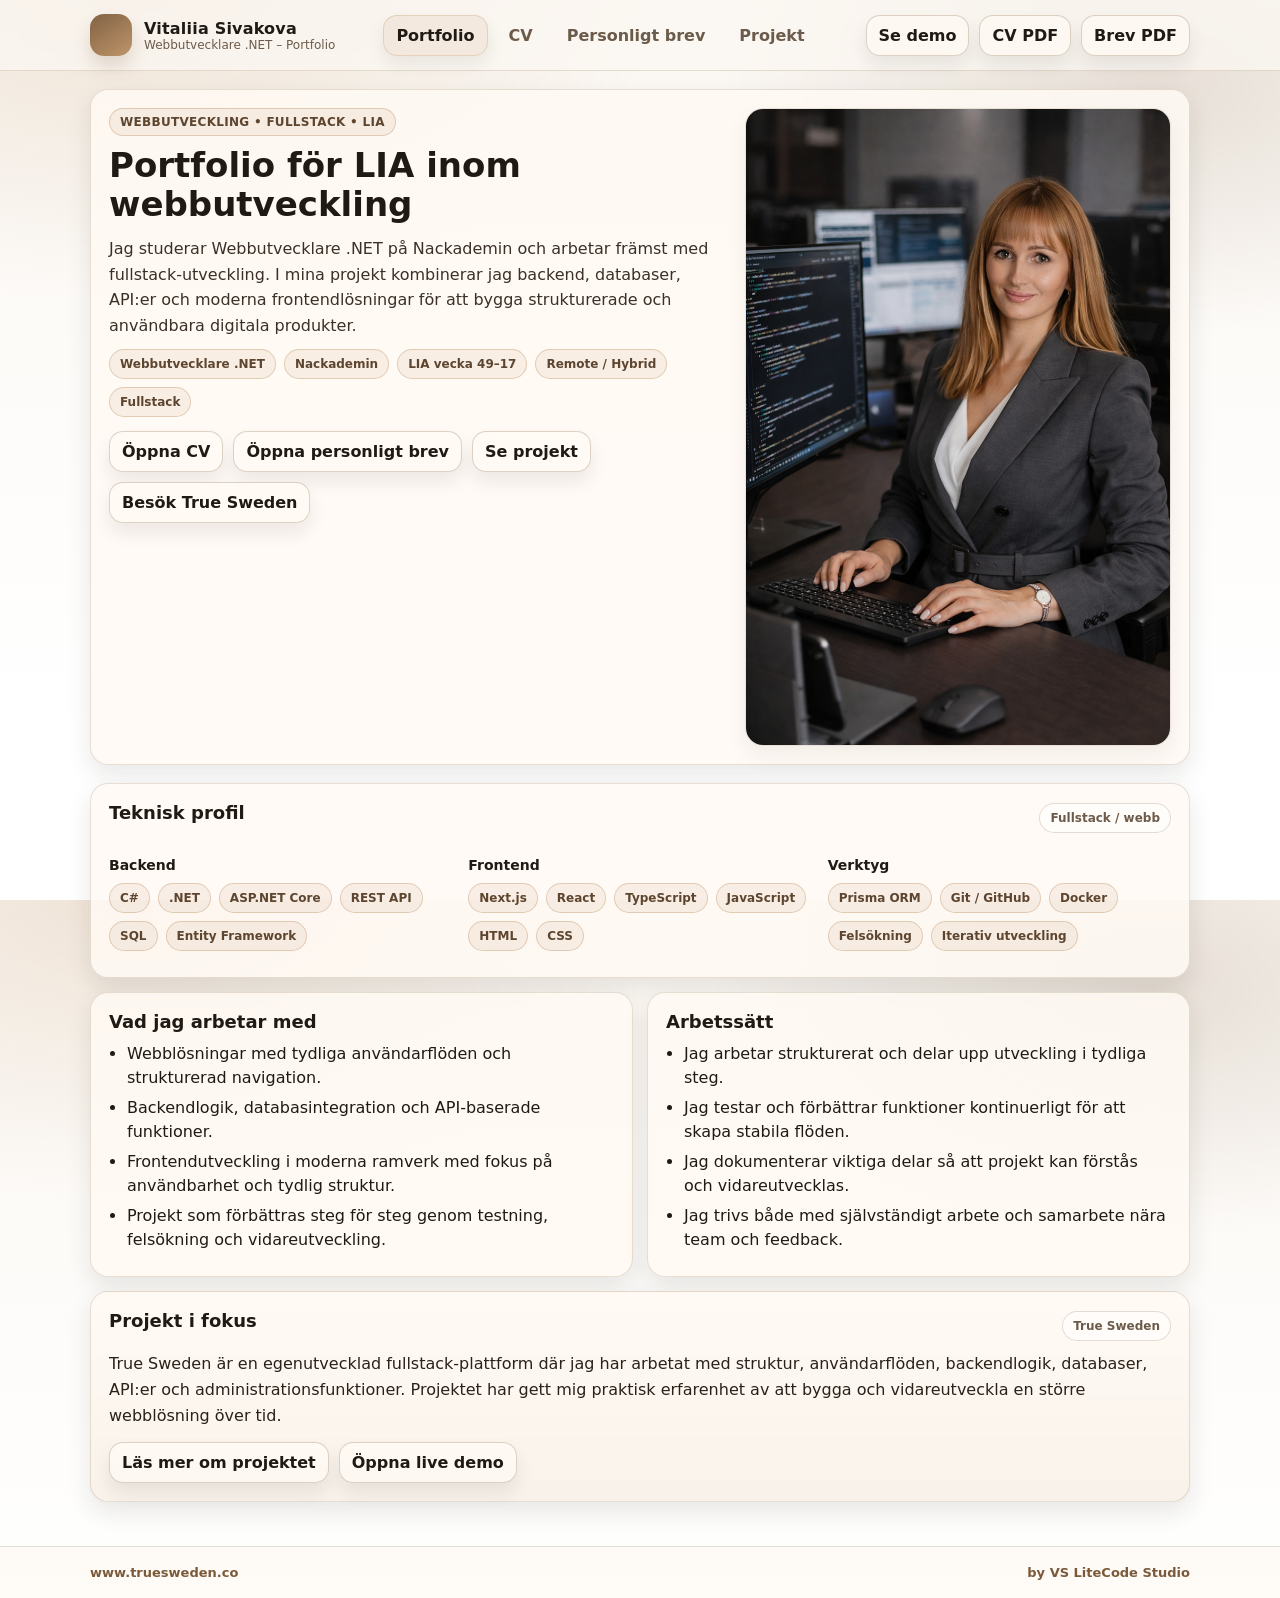
<file: index.html>
<!doctype html>
<html lang="sv">
<head>
  <meta charset="utf-8" />
  <meta name="viewport" content="width=device-width,initial-scale=1" />
  <title>Portfolio – Vitaliia Sivakova</title>
  <link rel="stylesheet" href="css/styles.css" />
  <meta name="theme-color" content="#7a5a3a" />
</head>
<body>
  <header class="topbar">
    <div class="container topbar__inner">
      <div class="brand">
        <div class="brand__mark" aria-hidden="true"></div>
        <div class="brand__text">
          <div class="brand__title">Vitaliia Sivakova</div>
          <div class="brand__subtitle">Webbutvecklare .NET – Portfolio</div>
        </div>
      </div>
      <nav class="tabs" aria-label="Sidor">
        <a class="tab tab--active" href="./index.html" aria-current="page">Portfolio</a>
        <a class="tab" href="./html/cv.html">CV</a>
        <a class="tab" href="./html/personligt-brev.html">Personligt brev</a>
        <a class="tab" href="./html/projects.html">Projekt</a>
      </nav>
      <div class="actions">
        <a class="btn btn--ghost" href="https://www.truesweden.co" target="_blank" rel="noreferrer">Se demo</a>
        <a class="btn btn--ghost" href="./pdf/cv-vitaliia-sivakova.pdf" target="_blank" rel="noreferrer">CV PDF</a>
        <a class="btn btn--ghost" href="./pdf/personligt-brev-quartal-vitaliia-sivakova.pdf" target="_blank" rel="noreferrer">Brev PDF</a>
      </div>
    </div>
  </header>

  <main class="container page">
    <section class="card portfolioHero">
      <div class="portfolioHero__copy">
        <div class="eyebrow">Webbutveckling • Fullstack • LIA</div>
        <h1>Portfolio för LIA inom webbutveckling</h1>
        <p class="lede">
          Jag studerar Webbutvecklare .NET på Nackademin och arbetar främst med fullstack-utveckling.
          I mina projekt kombinerar jag backend, databaser, API:er och moderna frontendlösningar för att bygga
          strukturerade och användbara digitala produkter.
        </p>
        <div class="pillRow">
          <span class="pill">Webbutvecklare .NET</span>
          <span class="pill">Nackademin</span>
          <span class="pill">LIA vecka 49–17</span>
          <span class="pill">Remote / Hybrid</span>
          <span class="pill">Fullstack</span>
        </div>
        <div class="ctaRow">
          <a class="btn" href="./html/cv.html">Öppna CV</a>
          <a class="btn" href="./html/personligt-brev.html">Öppna personligt brev</a>
          <a class="btn" href="./html/projects.html">Se projekt</a>
          <a class="btn" href="https://www.truesweden.co" target="_blank" rel="noreferrer">Besök True Sweden</a>
        </div>
      </div>
      <div class="portfolioHero__panel">
        <div class="heroPhotoCard">
          <img src="assets/profile.jpg" alt="Profilfoto på Vitaliia Sivakova" />
        </div>
      </div>
    </section>

    <section class="grid">
      <section class="card span2">
        <div class="sectionTitleWrap">
          <h2>Teknisk profil</h2>
          <span class="sectionBadge">Fullstack / webb</span>
        </div>
        <div class="threeCols">
          <div>
            <h3>Backend</h3>
            <div class="pillRow">
              <span class="pill">C#</span>
              <span class="pill">.NET</span>
              <span class="pill">ASP.NET Core</span>
              <span class="pill">REST API</span>
              <span class="pill">SQL</span>
              <span class="pill">Entity Framework</span>
            </div>
          </div>
          <div>
            <h3>Frontend</h3>
            <div class="pillRow">
              <span class="pill">Next.js</span>
              <span class="pill">React</span>
              <span class="pill">TypeScript</span>
              <span class="pill">JavaScript</span>
              <span class="pill">HTML</span>
              <span class="pill">CSS</span>
            </div>
          </div>
          <div>
            <h3>Verktyg</h3>
            <div class="pillRow">
              <span class="pill">Prisma ORM</span>
              <span class="pill">Git / GitHub</span>
              <span class="pill">Docker</span>
              <span class="pill">Felsökning</span>
              <span class="pill">Iterativ utveckling</span>
            </div>
          </div>
        </div>
      </section>

      <section class="card">
        <h2>Vad jag arbetar med</h2>
        <ul class="bullets">
          <li>Webblösningar med tydliga användarflöden och strukturerad navigation.</li>
          <li>Backendlogik, databasintegration och API-baserade funktioner.</li>
          <li>Frontendutveckling i moderna ramverk med fokus på användbarhet och tydlig struktur.</li>
          <li>Projekt som förbättras steg för steg genom testning, felsökning och vidareutveckling.</li>
        </ul>
      </section>

      <section class="card">
        <h2>Arbetssätt</h2>
        <ul class="bullets">
          <li>Jag arbetar strukturerat och delar upp utveckling i tydliga steg.</li>
          <li>Jag testar och förbättrar funktioner kontinuerligt för att skapa stabila flöden.</li>
          <li>Jag dokumenterar viktiga delar så att projekt kan förstås och vidareutvecklas.</li>
          <li>Jag trivs både med självständigt arbete och samarbete nära team och feedback.</li>
        </ul>
      </section>

      <section class="card span2 spotlightCard">
        <div class="sectionTitleWrap">
          <h2>Projekt i fokus</h2>
          <span class="sectionBadge">True Sweden</span>
        </div>
        <p>
          True Sweden är en egenutvecklad fullstack-plattform där jag har arbetat med struktur, användarflöden,
          backendlogik, databaser, API:er och administrationsfunktioner. Projektet har gett mig praktisk erfarenhet
          av att bygga och vidareutveckla en större webblösning över tid.
        </p>
        <div class="ctaRow">
          <a class="btn" href="./html/projects.html">Läs mer om projektet</a>
          <a class="btn" href="https://www.truesweden.co" target="_blank" rel="noreferrer">Öppna live demo</a>
        </div>
      </section>
    </section>
  </main>

  <footer class="footer">
    <div class="container footer__inner">
      <span><a href="https://www.truesweden.co" target="_blank" rel="noreferrer">www.truesweden.co</a></span>
      <a href="https://bondarenkovita35-afk.github.io/vs-litecode-studio/" target="_blank" rel="noopener noreferrer">
        by <strong>VS LiteCode Studio</strong>
      </a>
    </div>
  </footer>
</body>
</html>
</file>
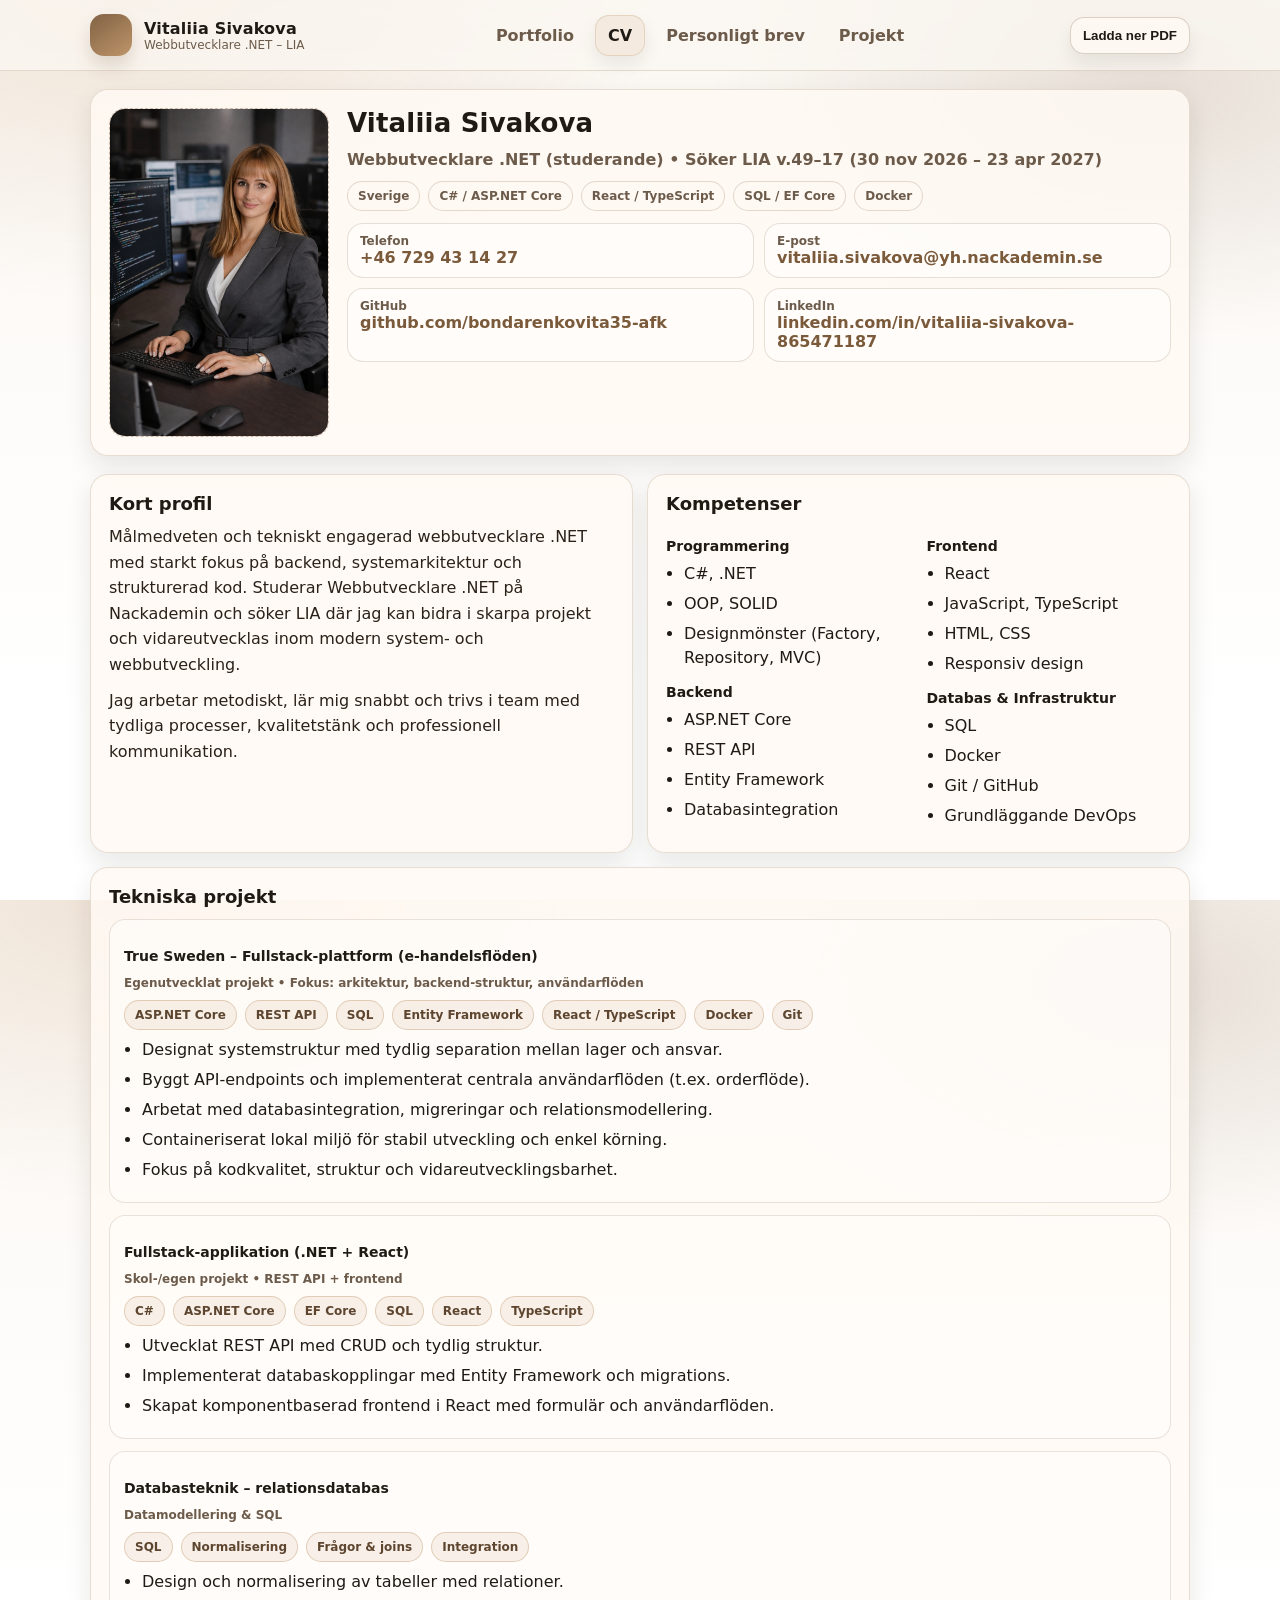
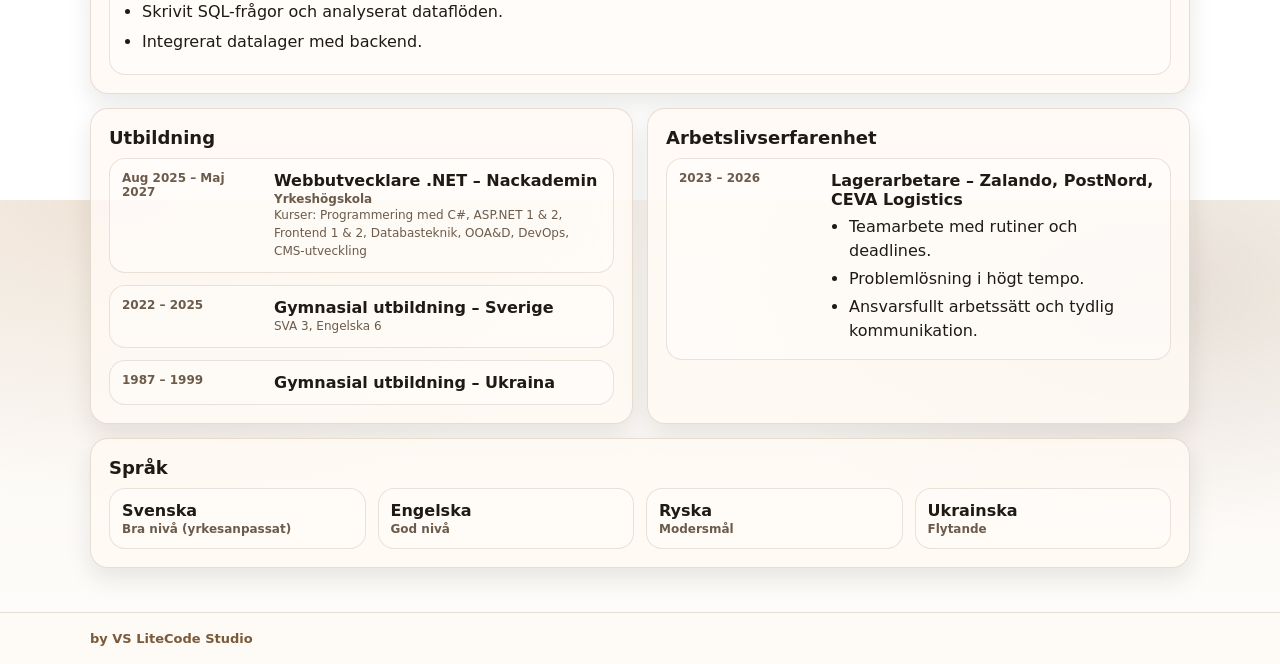
<file: html/cv.html>
<!doctype html>
<html lang="sv">

<head>
  <meta charset="utf-8" />
  <meta name="viewport" content="width=device-width,initial-scale=1" />
  <title>CV – Vitaliia Sivakova</title>
  <link rel="stylesheet" href="../css/styles.css" />
  <meta name="theme-color" content="#7a5a3a" />
</head>

<body>
  <header class="topbar">
    <div class="container topbar__inner">
      <div class="brand">
        <div class="brand__mark" aria-hidden="true"></div>
        <div class="brand__text">
          <div class="brand__title">Vitaliia Sivakova</div>
          <div class="brand__subtitle">Webbutvecklare .NET – LIA</div>
        </div>
      </div>

      <nav class="tabs" aria-label="Sidor">
        <a class="tab" href="../index.html">Portfolio</a>
        <a class="tab tab--active" href="./cv.html" aria-current="page">CV</a>
        <a class="tab" href="./personligt-brev.html">Personligt brev</a>
        <a class="tab" href="./projects.html">Projekt</a>
      </nav>

      <div class="actions">
        <button class="btn btn--ghost" id="btnOpenPdf" data-pdf="../pdf/cv-vitaliia-sivakova.pdf" type="button"
          title="Öppna PDF-versionen av CV">
          Ladda ner PDF
        </button>
      </div>
    </div>
  </header>

  <main class="container page">
    <section class="card hero">
      <div class="hero__photo">
        <!-- Replace the image path with your own photo in /assets -->
        <img src="../assets/profile.jpg" alt="Profilfoto"
          onerror="this.style.display='none'; this.parentElement.classList.add('hero__photo--placeholder');" />
        <div class="photoPlaceholder">
          <div class="photoPlaceholder__text"></div>
        </div>
      </div>

      <div class="hero__content">
        <div class="hero__name">Vitaliia Sivakova</div>
        <div class="hero__role">Webbutvecklare .NET (studerande) • Söker LIA v.49–17 (30 nov 2026 – 23 apr 2027)</div>

        <div class="chips" aria-label="Snabb info">
          <span class="chip">Sverige</span>
          <span class="chip">C# / ASP.NET Core</span>
          <span class="chip">React / TypeScript</span>
          <span class="chip">SQL / EF Core</span>
          <span class="chip">Docker</span>
        </div>

        <div class="contactGrid">
          <div class="contactItem">
            <div class="contactItem__label">Telefon</div>
            <a class="contactItem__value" href="tel:+46729431427">+46 729 43 14 27</a>
          </div>
          <div class="contactItem">
            <div class="contactItem__label">E-post</div>
            <a class="contactItem__value"
              href="mailto:vitaliia.sivakova@yh.nackademin.se">vitaliia.sivakova@yh.nackademin.se</a>
          </div>
          <div class="contactItem">
            <div class="contactItem__label">GitHub</div>
            <a class="contactItem__value" href="https://github.com/bondarenkovita35-afk" target="_blank"
              rel="noreferrer">github.com/bondarenkovita35-afk</a>
          </div>
          <div class="contactItem">
            <div class="contactItem__label">LinkedIn</div>
            <a class="contactItem__value" href="https://www.linkedin.com/in/vitaliia-sivakova-865471187" target="_blank"
              rel="noreferrer">linkedin.com/in/vitaliia-sivakova-865471187</a>
          </div>
        </div>
      </div>
    </section>

    <section class="grid">
      <section class="card">
        <h2>Kort profil</h2>
        <p>
          Målmedveten och tekniskt engagerad webbutvecklare .NET med starkt fokus på backend, systemarkitektur och
          strukturerad kod.
          Studerar Webbutvecklare .NET på Nackademin och söker LIA där jag kan bidra i skarpa projekt och
          vidareutvecklas inom modern system- och webbutveckling.
        </p>
        <p>
          Jag arbetar metodiskt, lär mig snabbt och trivs i team med tydliga processer, kvalitetstänk och professionell
          kommunikation.
        </p>
      </section>

      <section class="card">
        <h2>Kompetenser</h2>
        <div class="twoCols">
          <div>
            <h3>Programmering</h3>
            <ul>
              <li>C#, .NET</li>
              <li>OOP, SOLID</li>
              <li>Designmönster (Factory, Repository, MVC)</li>
            </ul>

            <h3>Backend</h3>
            <ul>
              <li>ASP.NET Core</li>
              <li>REST API</li>
              <li>Entity Framework</li>
              <li>Databasintegration</li>
            </ul>
          </div>

          <div>
            <h3>Frontend</h3>
            <ul>
              <li>React</li>
              <li>JavaScript, TypeScript</li>
              <li>HTML, CSS</li>
              <li>Responsiv design</li>
            </ul>

            <h3>Databas & Infrastruktur</h3>
            <ul>
              <li>SQL</li>
              <li>Docker</li>
              <li>Git / GitHub</li>
              <li>Grundläggande DevOps</li>
            </ul>
          </div>
        </div>
      </section>

      <section class="card span2">
        <h2>Tekniska projekt</h2>

        <div class="project">
          <div class="project__head">
            <h3>True Sweden – Fullstack-plattform (e-handelsflöden)</h3>
            <div class="project__meta">Egenutvecklat projekt • Fokus: arkitektur, backend-struktur, användarflöden</div>
          </div>
          <div class="project__body">
            <div class="pillRow" aria-label="Tekniker">
              <span class="pill">ASP.NET Core</span>
              <span class="pill">REST API</span>
              <span class="pill">SQL</span>
              <span class="pill">Entity Framework</span>
              <span class="pill">React / TypeScript</span>
              <span class="pill">Docker</span>
              <span class="pill">Git</span>
            </div>
            <ul class="bullets">
              <li>Designat systemstruktur med tydlig separation mellan lager och ansvar.</li>
              <li>Byggt API-endpoints och implementerat centrala användarflöden (t.ex. orderflöde).</li>
              <li>Arbetat med databasintegration, migreringar och relationsmodellering.</li>
              <li>Containeriserat lokal miljö för stabil utveckling och enkel körning.</li>
              <li>Fokus på kodkvalitet, struktur och vidareutvecklingsbarhet.</li>
            </ul>
          </div>
        </div>

        <div class="project">
          <div class="project__head">
            <h3>Fullstack-applikation (.NET + React)</h3>
            <div class="project__meta">Skol-/egen projekt • REST API + frontend</div>
          </div>
          <div class="project__body">
            <div class="pillRow">
              <span class="pill">C#</span>
              <span class="pill">ASP.NET Core</span>
              <span class="pill">EF Core</span>
              <span class="pill">SQL</span>
              <span class="pill">React</span>
              <span class="pill">TypeScript</span>
            </div>
            <ul class="bullets">
              <li>Utvecklat REST API med CRUD och tydlig struktur.</li>
              <li>Implementerat databaskopplingar med Entity Framework och migrations.</li>
              <li>Skapat komponentbaserad frontend i React med formulär och användarflöden.</li>
            </ul>
          </div>
        </div>

        <div class="project">
          <div class="project__head">
            <h3>Databasteknik – relationsdatabas</h3>
            <div class="project__meta">Datamodellering & SQL</div>
          </div>
          <div class="project__body">
            <div class="pillRow">
              <span class="pill">SQL</span>
              <span class="pill">Normalisering</span>
              <span class="pill">Frågor & joins</span>
              <span class="pill">Integration</span>
            </div>
            <ul class="bullets">
              <li>Design och normalisering av tabeller med relationer.</li>
              <li>Skrivit SQL-frågor och analyserat dataflöden.</li>
              <li>Integrerat datalager med backend.</li>
            </ul>
          </div>
        </div>
      </section>

      <section class="card">
        <h2>Utbildning</h2>
        <div class="timeline">
          <div class="timeline__item">
            <div class="timeline__when">Aug 2025 – Maj 2027</div>
            <div class="timeline__what">
              <div class="timeline__title">Webbutvecklare .NET – Nackademin</div>
              <div class="timeline__sub">Yrkeshögskola</div>
              <div class="small">
                Kurser: Programmering med C#, ASP.NET 1 & 2, Frontend 1 & 2, Databasteknik, OOA&D, DevOps,
                CMS-utveckling
              </div>
            </div>
          </div>

          <div class="timeline__item">
            <div class="timeline__when">2022 – 2025</div>
            <div class="timeline__what">
              <div class="timeline__title">Gymnasial utbildning – Sverige</div>
              <div class="small">SVA 3, Engelska 6</div>
            </div>
          </div>

          <div class="timeline__item">
            <div class="timeline__when">1987 – 1999</div>
            <div class="timeline__what">
              <div class="timeline__title">Gymnasial utbildning – Ukraina</div>
            </div>
          </div>
        </div>
      </section>

      <section class="card">
        <h2>Arbetslivserfarenhet</h2>
        <div class="timeline">
          <div class="timeline__item">
            <div class="timeline__when">2023 – 2026</div>
            <div class="timeline__what">
              <div class="timeline__title">Lagerarbetare – Zalando, PostNord, CEVA Logistics</div>
              <ul class="bullets bullets--tight">
                <li>Teamarbete med rutiner och deadlines.</li>
                <li>Problemlösning i högt tempo.</li>
                <li>Ansvarsfullt arbetssätt och tydlig kommunikation.</li>
              </ul>
            </div>
          </div>
        </div>
      </section>

      <section class="card span2">
        <h2>Språk</h2>
        <div class="langGrid">
          <div class="lang">
            <div class="lang__name">Svenska</div>
            <div class="lang__level">Bra nivå (yrkesanpassat)</div>
          </div>
          <div class="lang">
            <div class="lang__name">Engelska</div>
            <div class="lang__level">God nivå</div>
          </div>
          <div class="lang">
            <div class="lang__name">Ryska</div>
            <div class="lang__level">Modersmål</div>
          </div>
          <div class="lang">
            <div class="lang__name">Ukrainska</div>
            <div class="lang__level">Flytande</div>
          </div>
        </div>
      </section>
    </section>
  </main>

  <footer class="footer">
    <div class="container footer__inner">
      <a href="https://bondarenkovita35-afk.github.io/vs-litecode-studio/" target="_blank" rel="noopener noreferrer">
        by <strong>VS LiteCode Studio</strong>
      </a>
    </div>
  </footer>
  <script src="../js/app.js"></script>
</body>

</html>
</file>
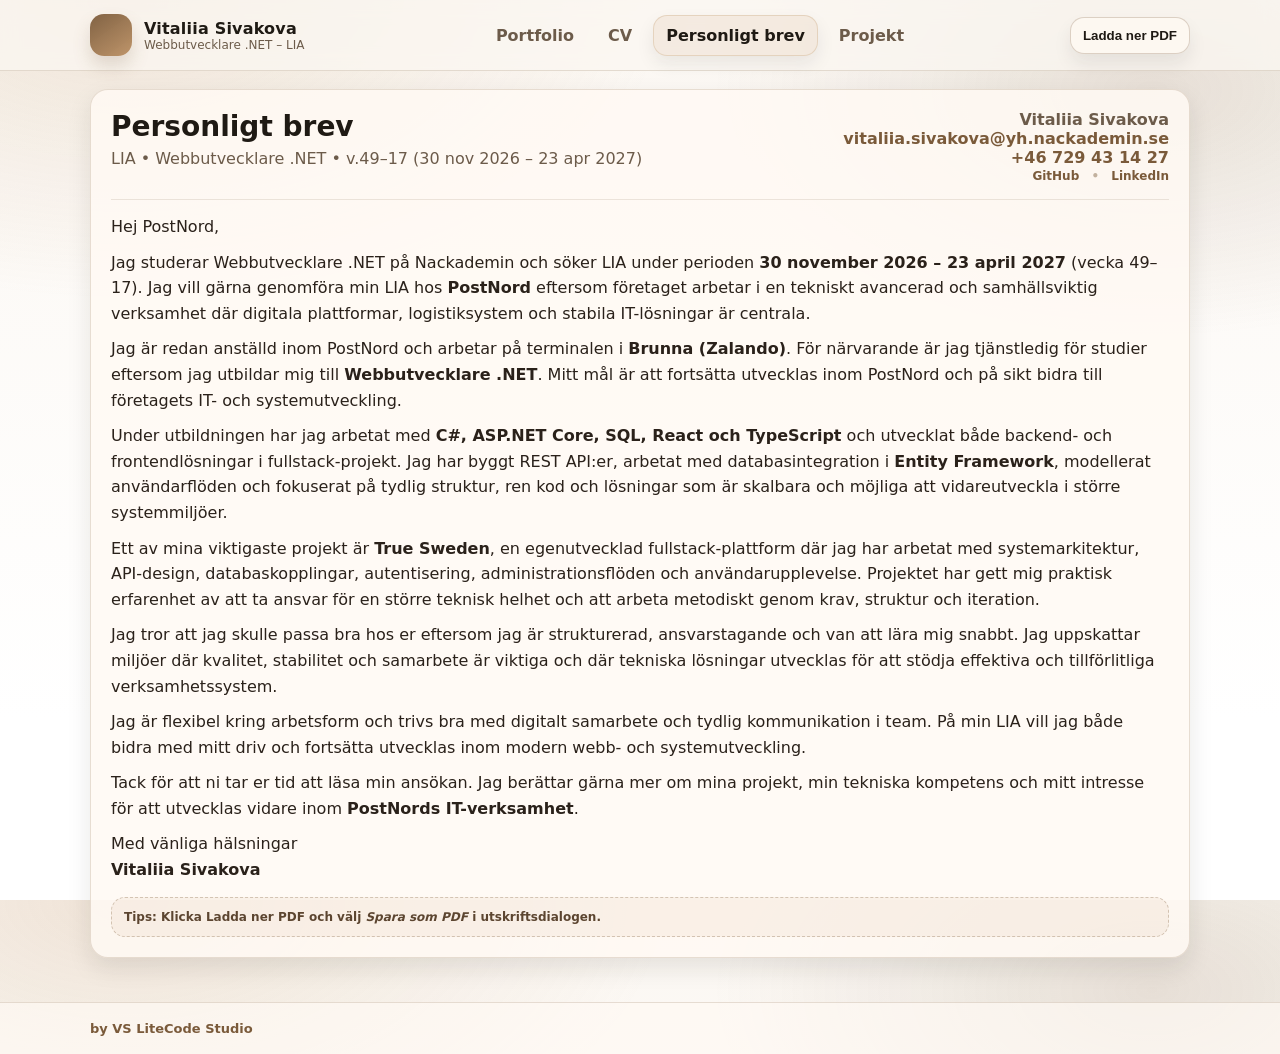
<file: html/personligt-brev.html>
<!doctype html>
<html lang="sv">

<head>
  <meta charset="utf-8" />
  <meta name="viewport" content="width=device-width,initial-scale=1" />
  <title>Personligt brev – Vitaliia Sivakova</title>
  <link rel="stylesheet" href="../css/styles.css" />
  <meta name="theme-color" content="#7a5a3a" />
</head>

<body>
  <header class="topbar">
    <div class="container topbar__inner">
      <div class="brand">
        <div class="brand__mark" aria-hidden="true"></div>
        <div class="brand__text">
          <div class="brand__title">Vitaliia Sivakova</div>
          <div class="brand__subtitle">Webbutvecklare .NET – LIA</div>
        </div>
      </div>

      <nav class="tabs" aria-label="Sidor">
        <a class="tab" href="../index.html">Portfolio</a>
        <a class="tab" href="./cv.html">CV</a>
        <a class="tab tab--active" href="./personligt-brev.html" aria-current="page">Personligt brev</a>
        <a class="tab" href="./projects.html">Projekt</a>
      </nav>

      <div class="actions">
        <button class="btn btn--ghost" id="btnOpenPdf" data-pdf="../pdf/personligt-brev-postnord-vitaliia-sivakova.pdf"
          type="button" title="Öppna PDF-versionen av personligt brev">
          Ladda ner PDF
        </button>
      </div>

    </div>
  </header>

  <main class="container page">
    <section class="card letter">
      <div class="letter__head">
        <div>
          <h1>Personligt brev</h1>
          <div class="muted">LIA • Webbutvecklare .NET • v.49–17 (30 nov 2026 – 23 apr 2027)</div>
        </div>

        <div class="letter__contact">
          <div><strong>Vitaliia Sivakova</strong></div>
          <div><a href="mailto:vitaliia.sivakova@yh.nackademin.se">vitaliia.sivakova@yh.nackademin.se</a></div>
          <div><a href="tel:+46729431427">+46 729 43 14 27</a></div>

          <div class="small">
            <a href="https://github.com/bondarenkovita35-afk" target="_blank" rel="noreferrer">GitHub</a>
            <span class="dot">•</span>
            <a href="https://www.linkedin.com/in/vitaliia-sivakova-865471187" target="_blank" rel="noreferrer">
              LinkedIn
            </a>
          </div>
        </div>
      </div>


      <div class="letter__body">

        <p>Hej PostNord,</p>

        <p>
          Jag studerar Webbutvecklare .NET på Nackademin och söker LIA under perioden
          <strong>30 november 2026 – 23 april 2027</strong> (vecka 49–17).
          Jag vill gärna genomföra min LIA hos <strong>PostNord</strong> eftersom företaget
          arbetar i en tekniskt avancerad och samhällsviktig verksamhet där digitala
          plattformar, logistiksystem och stabila IT-lösningar är centrala.
        </p>

        <p>
          Jag är redan anställd inom PostNord och arbetar på terminalen i
          <strong>Brunna (Zalando)</strong>. För närvarande är jag tjänstledig
          för studier eftersom jag utbildar mig till <strong>Webbutvecklare .NET</strong>.
          Mitt mål är att fortsätta utvecklas inom PostNord och på sikt bidra till
          företagets IT- och systemutveckling.
        </p>

        <p>
          Under utbildningen har jag arbetat med
          <strong>C#, ASP.NET Core, SQL, React och TypeScript</strong>
          och utvecklat både backend- och frontendlösningar i fullstack-projekt.
          Jag har byggt REST API:er, arbetat med databasintegration i
          <strong>Entity Framework</strong>, modellerat användarflöden
          och fokuserat på tydlig struktur, ren kod och lösningar som är
          skalbara och möjliga att vidareutveckla i större systemmiljöer.
        </p>

        <p>
          Ett av mina viktigaste projekt är <strong>True Sweden</strong>,
          en egenutvecklad fullstack-plattform där jag har arbetat med
          systemarkitektur, API-design, databaskopplingar, autentisering,
          administrationsflöden och användarupplevelse. Projektet har gett
          mig praktisk erfarenhet av att ta ansvar för en större teknisk
          helhet och att arbeta metodiskt genom krav, struktur och iteration.
        </p>

        <p>
          Jag tror att jag skulle passa bra hos er eftersom jag är strukturerad,
          ansvarstagande och van att lära mig snabbt. Jag uppskattar miljöer där
          kvalitet, stabilitet och samarbete är viktiga och där tekniska lösningar
          utvecklas för att stödja effektiva och tillförlitliga verksamhetssystem.
        </p>

        <p>
          Jag är flexibel kring arbetsform och trivs bra med digitalt samarbete
          och tydlig kommunikation i team. På min LIA vill jag både bidra med
          mitt driv och fortsätta utvecklas inom modern webb- och systemutveckling.
        </p>

        <p>
          Tack för att ni tar er tid att läsa min ansökan. Jag berättar gärna mer
          om mina projekt, min tekniska kompetens och mitt intresse för att
          utvecklas vidare inom <strong>PostNords IT-verksamhet</strong>.
        </p>

        <p>
          Med vänliga hälsningar<br>
          <strong>Vitaliia Sivakova</strong>
        </p>

      </div>


      <div class="printHint">
        Tips: Klicka <strong>Ladda ner PDF</strong> och välj
        <em>Spara som PDF</em> i utskriftsdialogen.
      </div>

    </section>
  </main>


  <footer class="footer">
    <div class="container footer__inner">
      <a href="https://bondarenkovita35-afk.github.io/vs-litecode-studio/" target="_blank" rel="noopener noreferrer">
        by <strong>VS LiteCode Studio</strong>
      </a>
    </div>
  </footer>

  <script src="../js/app.js"></script>

</body>

</html>
</file>
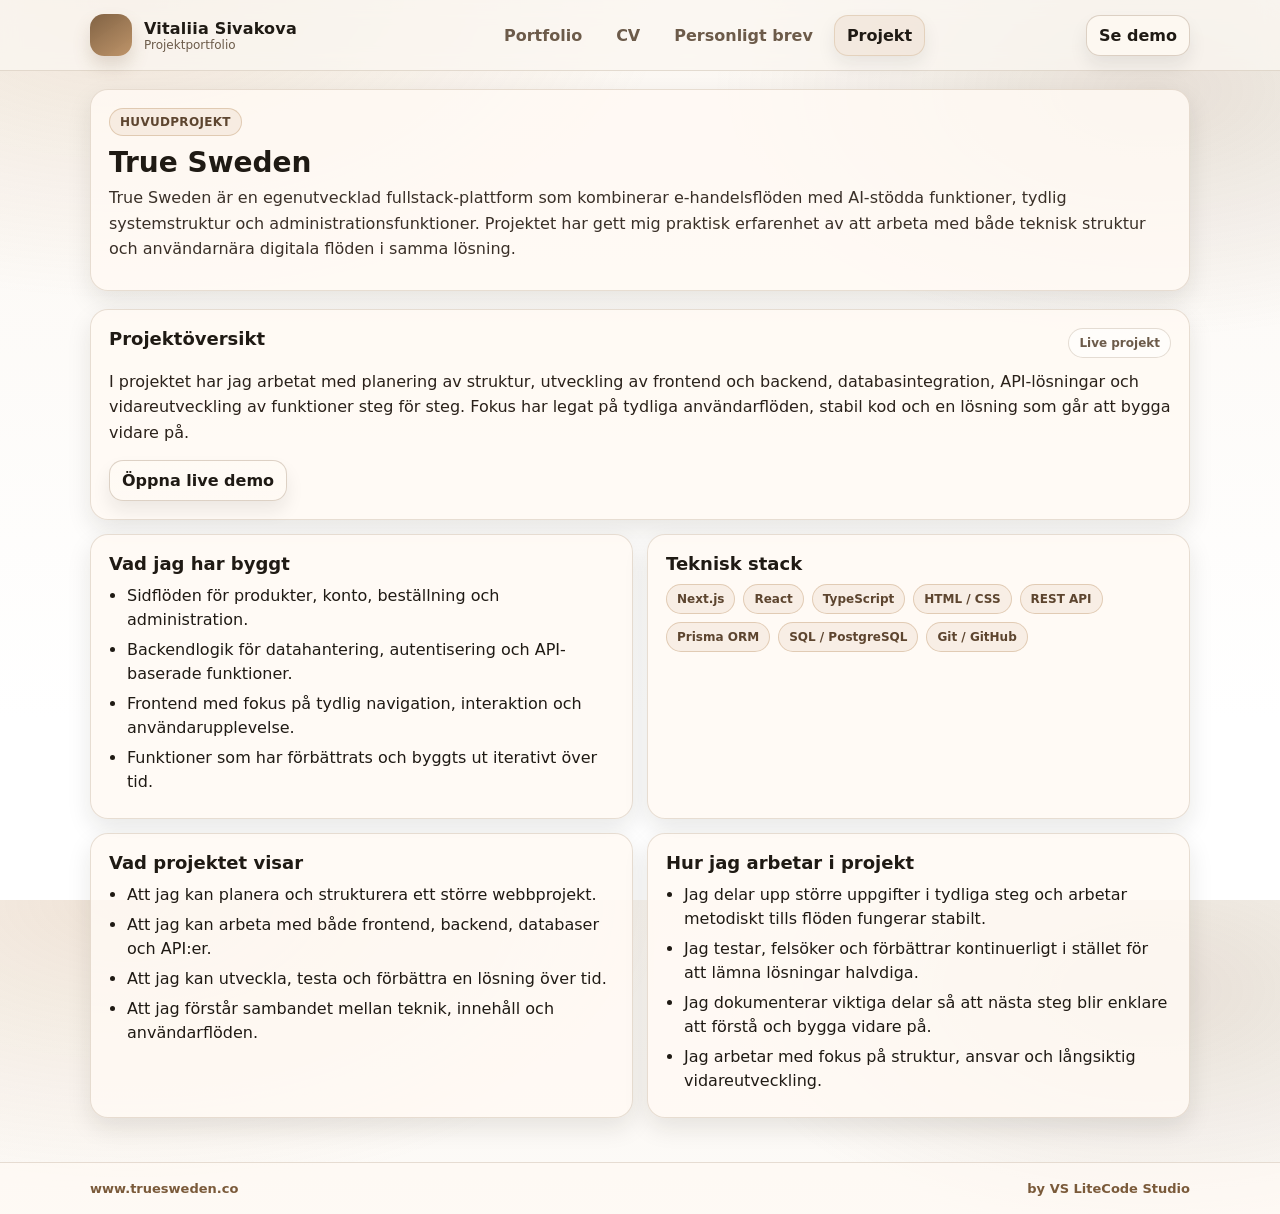
<file: html/projects.html>
<!doctype html>
<html lang="sv">
<head>
  <meta charset="utf-8" />
  <meta name="viewport" content="width=device-width,initial-scale=1" />
  <title>Projekt – Vitaliia Sivakova</title>
  <link rel="stylesheet" href="../css/styles.css" />
  <meta name="theme-color" content="#7a5a3a" />
</head>
<body>
  <header class="topbar">
    <div class="container topbar__inner">
      <div class="brand">
        <div class="brand__mark" aria-hidden="true"></div>
        <div class="brand__text">
          <div class="brand__title">Vitaliia Sivakova</div>
          <div class="brand__subtitle">Projektportfolio</div>
        </div>
      </div>
      <nav class="tabs" aria-label="Sidor">
        <a class="tab" href="../index.html">Portfolio</a>
        <a class="tab" href="./cv.html">CV</a>
        <a class="tab" href="./personligt-brev.html">Personligt brev</a>
        <a class="tab tab--active" href="./projects.html" aria-current="page">Projekt</a>
      </nav>
      <div class="actions">
        <a class="btn btn--ghost" href="https://www.truesweden.co" target="_blank" rel="noreferrer">Se demo</a>
      </div>
    </div>
  </header>

  <main class="container page">
    <section class="card introBanner">
      <div>
        <div class="eyebrow">Huvudprojekt</div>
        <h1>True Sweden</h1>
        <p class="lede">
          True Sweden är en egenutvecklad fullstack-plattform som kombinerar e-handelsflöden med AI-stödda funktioner,
          tydlig systemstruktur och administrationsfunktioner. Projektet har gett mig praktisk erfarenhet av att arbeta
          med både teknisk struktur och användarnära digitala flöden i samma lösning.
        </p>
      </div>
    </section>

    <section class="grid">
      <section class="card span2">
        <div class="sectionTitleWrap">
          <h2>Projektöversikt</h2>
          <span class="sectionBadge">Live projekt</span>
        </div>
        <p>
          I projektet har jag arbetat med planering av struktur, utveckling av frontend och backend,
          databasintegration, API-lösningar och vidareutveckling av funktioner steg för steg.
          Fokus har legat på tydliga användarflöden, stabil kod och en lösning som går att bygga vidare på.
        </p>
        <div class="ctaRow">
          <a class="btn" href="https://www.truesweden.co" target="_blank" rel="noreferrer">Öppna live demo</a>
        </div>
      </section>

      <section class="card">
        <h2>Vad jag har byggt</h2>
        <ul class="bullets">
          <li>Sidflöden för produkter, konto, beställning och administration.</li>
          <li>Backendlogik för datahantering, autentisering och API-baserade funktioner.</li>
          <li>Frontend med fokus på tydlig navigation, interaktion och användarupplevelse.</li>
          <li>Funktioner som har förbättrats och byggts ut iterativt över tid.</li>
        </ul>
      </section>

      <section class="card">
        <h2>Teknisk stack</h2>
        <div class="pillRow">
          <span class="pill">Next.js</span>
          <span class="pill">React</span>
          <span class="pill">TypeScript</span>
          <span class="pill">HTML / CSS</span>
          <span class="pill">REST API</span>
          <span class="pill">Prisma ORM</span>
          <span class="pill">SQL / PostgreSQL</span>
          <span class="pill">Git / GitHub</span>
        </div>
      </section>

      <section class="card">
        <h2>Vad projektet visar</h2>
        <ul class="bullets">
          <li>Att jag kan planera och strukturera ett större webbprojekt.</li>
          <li>Att jag kan arbeta med både frontend, backend, databaser och API:er.</li>
          <li>Att jag kan utveckla, testa och förbättra en lösning över tid.</li>
          <li>Att jag förstår sambandet mellan teknik, innehåll och användarflöden.</li>
        </ul>
      </section>

      <section class="card">
        <h2>Hur jag arbetar i projekt</h2>
        <ul class="bullets">
          <li>Jag delar upp större uppgifter i tydliga steg och arbetar metodiskt tills flöden fungerar stabilt.</li>
          <li>Jag testar, felsöker och förbättrar kontinuerligt i stället för att lämna lösningar halvdiga.</li>
          <li>Jag dokumenterar viktiga delar så att nästa steg blir enklare att förstå och bygga vidare på.</li>
          <li>Jag arbetar med fokus på struktur, ansvar och långsiktig vidareutveckling.</li>
        </ul>
      </section>
    </section>
  </main>

  <footer class="footer">
    <div class="container footer__inner">
      <span><a href="https://www.truesweden.co" target="_blank" rel="noreferrer">www.truesweden.co</a></span>
      <a href="https://bondarenkovita35-afk.github.io/vs-litecode-studio/" target="_blank" rel="noopener noreferrer">
        by <strong>VS LiteCode Studio</strong>
      </a>
    </div>
  </footer>
</body>
</html>
</file>
<file: css/styles.css>
/* VS LiteCode Studio – LIA CV (brown/beige UI) */
:root{
  --bg: #fbf7f2;
  --panel: #fffaf4;
  --ink: #1f1a14;
  --muted: #6c5b4a;
  --line: rgba(122, 90, 58, .18);
  --accent: #7a5a3a;
  --accent2:#b88a5b;
  --shadow: 0 10px 25px rgba(31,26,20,.10);
  --radius: 18px;
}

*{ box-sizing: border-box; }
html,body{ height:100%; }
body{
  margin:0;
  font-family: ui-sans-serif, system-ui, -apple-system, Segoe UI, Roboto, Helvetica, Arial, "Apple Color Emoji","Segoe UI Emoji";
  color: var(--ink);
  background:
    radial-gradient(900px 500px at 10% 0%, rgba(184,138,91,.18), transparent 60%),
    radial-gradient(800px 450px at 90% 10%, rgba(122,90,58,.16), transparent 55%),
    linear-gradient(180deg, var(--bg), #ffffff 80%);
}

a{ color: var(--accent); text-decoration: none; }
a:hover{ text-decoration: underline; }
.container{ width:min(1100px, calc(100% - 32px)); margin:0 auto; }

.topbar{
  position: sticky;
  top: 0;
  z-index: 20;
  backdrop-filter: blur(10px);
  background: rgba(251,247,242,.75);
  border-bottom: 1px solid var(--line);
}
.topbar__inner{
  display:flex;
  gap:16px;
  align-items:center;
  justify-content:space-between;
  padding: 14px 0;
}

.brand{ display:flex; gap:12px; align-items:center; min-width: 240px;}
.brand__mark{
  width: 42px; height: 42px; border-radius: 14px;
  background: linear-gradient(145deg, rgba(122,90,58,.95), rgba(184,138,91,.90));
  box-shadow: 0 10px 18px rgba(122,90,58,.20);
}
.brand__title{ font-weight: 750; letter-spacing:.2px; }
.brand__subtitle{ font-size: 12px; color: var(--muted); }

.tabs{ display:flex; gap:8px; align-items:center; }
.tab{
  padding: 10px 12px;
  border-radius: 14px;
  border: 1px solid transparent;
  color: var(--muted);
  background: transparent;
  font-weight: 600;
}
.tab--active{
  color: var(--ink);
  background: rgba(184,138,91,.12);
  border-color: rgba(184,138,91,.25);
  box-shadow: 0 8px 18px rgba(31,26,20,.08);
}

.actions{ display:flex; align-items:center; gap:10px; }
.btn{
  border: 1px solid rgba(122,90,58,.25);
  background: linear-gradient(180deg, rgba(255,250,244,.9), rgba(255,250,244,.6));
  color: var(--ink);
  padding: 10px 12px;
  border-radius: 14px;
  cursor: pointer;
  font-weight: 700;
  box-shadow: 0 10px 18px rgba(31,26,20,.08);
}
.btn:hover{ transform: translateY(-1px); }
.btn:active{ transform: translateY(0); }
.btn--ghost{
  background: rgba(255,250,244,.65);
}

.page{ padding: 18px 0 44px; }

.card{
  background: rgba(255,250,244,.86);
  border: 1px solid var(--line);
  border-radius: var(--radius);
  box-shadow: var(--shadow);
  padding: 18px;
}

.hero{
  display:grid;
  grid-template-columns: 220px 1fr;
  gap: 18px;
  align-items: stretch;
}
.hero__photo{
  border-radius: 16px;
  border: 1px dashed rgba(122,90,58,.35);
  background: linear-gradient(180deg, rgba(184,138,91,.10), rgba(122,90,58,.06));
  overflow:hidden;
  position: relative;
  min-height: 220px;
}
.hero__photo img{
  width:100%; height:100%;
  object-fit: cover;
  display:block;
}
.hero__photo--placeholder img{ display:none; }
.photoPlaceholder{
  position:absolute; inset:0;
  display:flex; flex-direction:column; align-items:center; justify-content:center;
  gap:10px;
  padding: 16px;
  text-align:center;
  color: var(--muted);
}
.photoPlaceholder__circle{
  width:72px; height:72px;
  border-radius: 999px;
  border: 1px solid rgba(122,90,58,.25);
  background: rgba(255,250,244,.6);
  box-shadow: 0 12px 22px rgba(31,26,20,.08);
}
.photoPlaceholder__text{ font-size: 12px; }

.hero__content{ display:flex; flex-direction:column; gap:12px; }
.hero__name{ font-size: 26px; font-weight: 820; letter-spacing:.2px; }
.hero__role{ color: var(--muted); font-weight: 600; }

.chips{ display:flex; flex-wrap:wrap; gap:8px; }
.chip{
  padding: 7px 10px;
  border-radius: 999px;
  border: 1px solid rgba(122,90,58,.22);
  background: rgba(255,250,244,.70);
  font-size: 12px;
  font-weight: 700;
  color: var(--muted);
}

.contactGrid{
  display:grid;
  grid-template-columns: repeat(2, minmax(0,1fr));
  gap: 10px;
}
.contactItem{
  padding: 10px 12px;
  border-radius: 16px;
  border: 1px solid rgba(122,90,58,.18);
  background: rgba(255,255,255,.45);
}
.contactItem__label{ font-size: 12px; color: var(--muted); font-weight: 700; }
.contactItem__value{ font-weight: 750; }

.grid{
  margin-top: 18px;
  display:grid;
  grid-template-columns: repeat(2, minmax(0,1fr));
  gap: 14px;
}
.span2{ grid-column: 1 / -1; }

h1{ margin:0 0 6px; font-size: 28px; }
h2{ margin:0 0 10px; font-size: 18px; }
h3{ margin: 14px 0 8px; font-size: 14px; color: var(--ink); }
p{ margin: 0 0 10px; color: #2a211a; line-height: 1.6; }
ul{ margin: 0; padding-left: 18px; }
li{ margin: 6px 0; line-height: 1.5; }

.twoCols{
  display:grid;
  grid-template-columns: repeat(2, minmax(0,1fr));
  gap: 16px;
}
.small{ font-size: 12px; color: var(--muted); line-height: 1.5; }
.muted{ color: var(--muted); }

.project{
  border: 1px solid rgba(122,90,58,.16);
  border-radius: 16px;
  padding: 14px;
  background: rgba(255,255,255,.40);
  margin-top: 12px;
}
.project__head{ display:flex; flex-direction:column; gap:4px; }
.project__meta{ color: var(--muted); font-weight: 650; font-size: 12px; }
.pillRow{ display:flex; flex-wrap:wrap; gap:8px; margin: 10px 0 8px; }
.pill{
  font-size: 12px;
  padding: 7px 10px;
  border-radius: 999px;
  border: 1px solid rgba(184,138,91,.35);
  background: rgba(184,138,91,.10);
  color: #5d452f;
  font-weight: 750;
}

.bullets{ margin-top: 6px; }
.bullets--tight li{ margin: 4px 0; }

.timeline{ display:flex; flex-direction:column; gap: 12px; }
.timeline__item{
  display:grid;
  grid-template-columns: 140px 1fr;
  gap: 12px;
  padding: 12px;
  border-radius: 16px;
  border: 1px solid rgba(122,90,58,.16);
  background: rgba(255,255,255,.38);
}
.timeline__when{ color: var(--muted); font-weight: 800; font-size: 12px; }
.timeline__title{ font-weight: 820; }
.timeline__sub{ color: var(--muted); font-weight: 700; font-size: 12px; margin-top: 2px; }

.langGrid{
  display:grid;
  grid-template-columns: repeat(4, minmax(0,1fr));
  gap: 12px;
}
.lang{
  padding: 12px;
  border-radius: 16px;
  border: 1px solid rgba(122,90,58,.16);
  background: rgba(255,255,255,.38);
}
.lang__name{ font-weight: 820; }
.lang__level{ color: var(--muted); font-weight: 650; font-size: 12px; margin-top: 2px; }

.footer{
  border-top: 1px solid var(--line);
  background: rgba(255,250,244,.70);
  padding: 18px 0;
}
.footer__inner{
  display:flex;
  justify-content:space-between;
  align-items:center;
  gap: 12px;
  color: var(--muted);
  font-weight: 650;
  font-size: 13px;
}
.footer a{ font-weight: 750; }

.letter{ padding: 20px; }
.letter__head{
  display:flex;
  justify-content:space-between;
  gap: 14px;
  flex-wrap: wrap;
  border-bottom: 1px solid rgba(122,90,58,.14);
  padding-bottom: 14px;
  margin-bottom: 14px;
}
.letter__contact{
  text-align:right;
  color: var(--muted);
  font-weight: 650;
}
.dot{ padding: 0 8px; color: rgba(122,90,58,.45); }
.printHint{
  margin-top: 14px;
  padding: 12px;
  border-radius: 14px;
  border: 1px dashed rgba(122,90,58,.30);
  background: rgba(184,138,91,.08);
  color: #5c4530;
  font-size: 12px;
  font-weight: 650;
}

/* Responsive */
@media (max-width: 900px){
  .hero{ grid-template-columns: 180px 1fr; }
  .langGrid{ grid-template-columns: repeat(2, minmax(0,1fr)); }
}
@media (max-width: 720px){
  .topbar__inner{ flex-wrap:wrap; justify-content: center; }
  .brand{ width:100%; justify-content:center; }
  .tabs{ width:100%; justify-content:center; }
  .actions{ width:100%; justify-content:center; }
  .hero{ grid-template-columns: 1fr; }
  .contactGrid{ grid-template-columns: 1fr; }
  .grid{ grid-template-columns: 1fr; }
  .span2{ grid-column: auto; }
  .twoCols{ grid-template-columns: 1fr; }
  .timeline__item{ grid-template-columns: 1fr; }
  .letter__contact{ text-align:left; }
  .footer__inner{ flex-direction:column; align-items:flex-start; }
}

/* Print / PDF */
@media print{
  .topbar, .footer, .actions, .tabs{ display:none !important; }
  body{ background: #fff; }
  .container{ width: 100%; margin:0; }
  .page{ padding:0; }
  .card{ box-shadow:none; border: none; background:#fff; padding: 0; }
  .hero{ border-bottom: 1px solid #ddd; padding-bottom: 10px; margin-bottom: 10px; }
  a{ color:#000; text-decoration:none; }
  .printHint{ display:none; }
}


.eyebrow{
  display:inline-block;
  margin-bottom:10px;
  padding:6px 10px;
  border-radius:999px;
  border:1px solid rgba(184,138,91,.35);
  background: rgba(184,138,91,.10);
  color:#5d452f;
  font-size:12px;
  font-weight:800;
  letter-spacing:.3px;
  text-transform:uppercase;
}
.lede{ font-size:16px; color:#3a3028; }
.portfolioHero{
  display:grid;
  grid-template-columns: 1.3fr .9fr;
  gap:20px;
  align-items:start;
}
.portfolioHero__copy h1{ font-size:34px; line-height:1.15; margin-bottom:12px; }
.portfolioHero__panel{ display:grid; gap:14px; }
.heroPhotoCard, .summaryCard, .miniCard{
  background: rgba(255,255,255,.42);
  border: 1px solid rgba(122,90,58,.16);
  border-radius: 18px;
  box-shadow: 0 10px 22px rgba(31,26,20,.06);
}
.heroPhotoCard{ overflow:hidden; }
.heroPhotoCard img{ display:block; width:100%; height:100%; min-height:330px; object-fit:cover; }
.summaryCard, .miniCard{ padding:16px; }
.ctaRow{ display:flex; flex-wrap:wrap; gap:10px; margin-top:14px; }
.spotlightCard{
  background: linear-gradient(180deg, rgba(255,250,244,.9), rgba(248,241,232,.92));
}
.threeCols{
  display:grid;
  grid-template-columns: repeat(3, minmax(0,1fr));
  gap:16px;
}
.sectionTitleWrap{
  display:flex;
  align-items:center;
  justify-content:space-between;
  gap:12px;
  margin-bottom:10px;
}
.sectionBadge{
  padding:7px 10px;
  border-radius:999px;
  border:1px solid rgba(122,90,58,.2);
  background: rgba(255,255,255,.5);
  color: var(--muted);
  font-size:12px;
  font-weight:800;
}
.portfolioGrid{
  display:grid;
  grid-template-columns: repeat(3, minmax(0,1fr));
  gap:14px;
  margin-top:12px;
}
.introBanner{ margin-bottom: 2px; }

@media (max-width: 900px){
  .portfolioHero, .portfolioGrid, .threeCols{ grid-template-columns: 1fr; }
}
</file>
